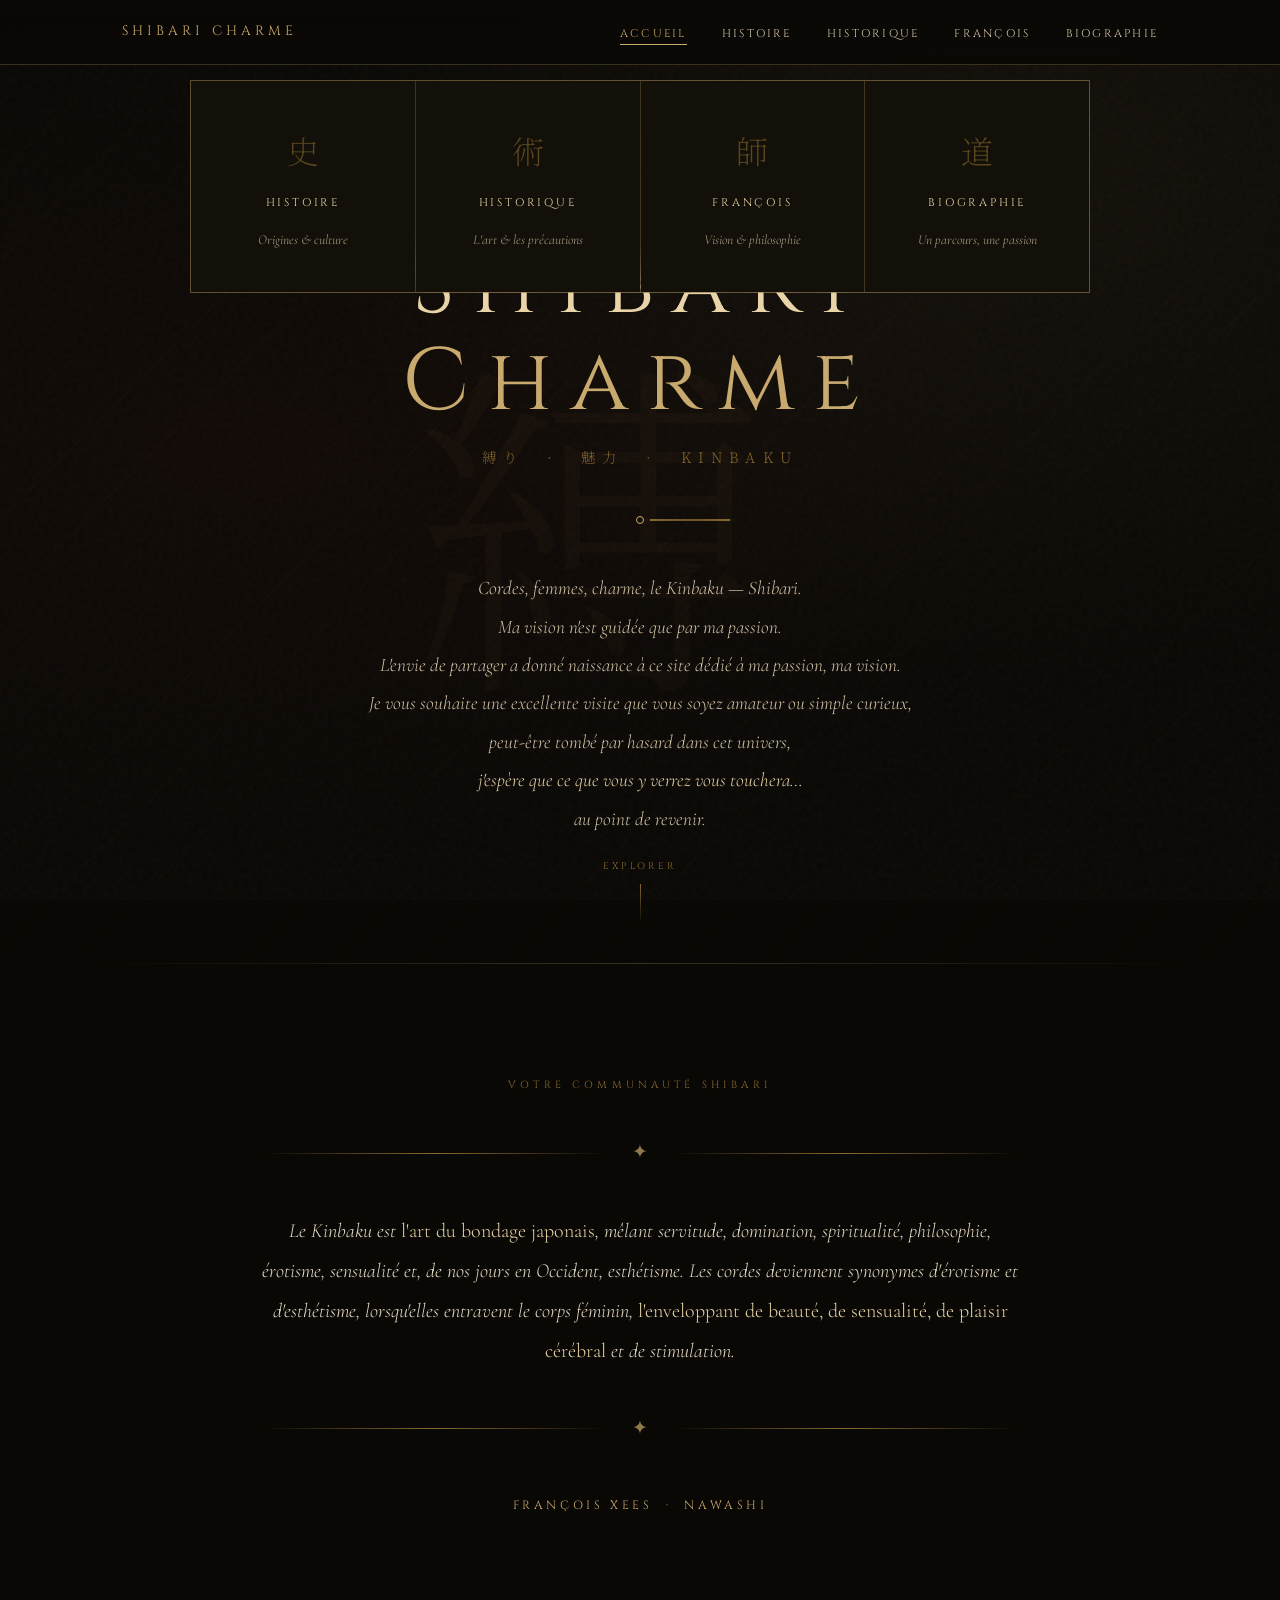
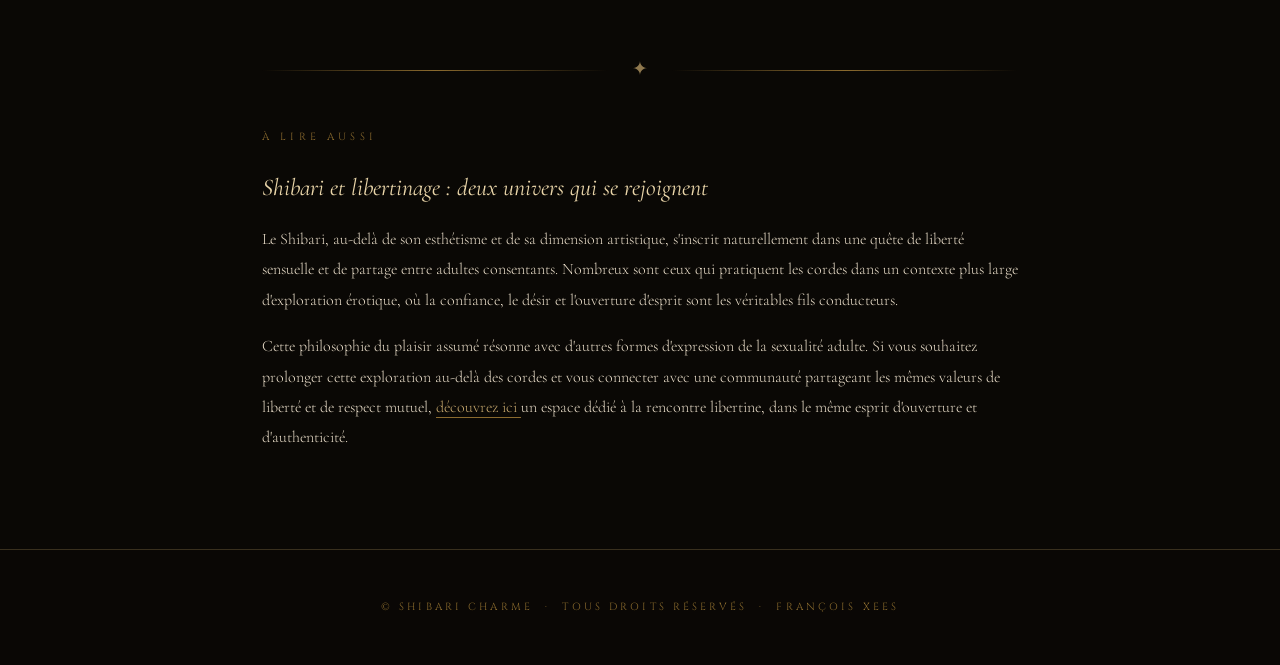
<file: index.html>
<!DOCTYPE html>
<html lang="fr">
<head>
  <meta charset="UTF-8">
  <meta name="viewport" content="width=device-width, initial-scale=1.0">
  <title>Shibari Charme — L'art du Kinbaku</title>
  <link rel="stylesheet" href="style.css">
  <style>
    /* ── PAGE SPÉCIFIQUE ── */
    .home-hero {
      min-height: 100vh;
      display: flex;
      flex-direction: column;
      align-items: center;
      justify-content: center;
      text-align: center;
      padding: 8rem 2rem 5rem;
      position: relative;
    }

    /* Lignes de corde décoratives */
    .home-hero::before {
      content: '';
      position: absolute;
      inset: 0;
      background:
        repeating-linear-gradient(
          -45deg,
          transparent,
          transparent 60px,
          rgba(200,169,110,0.018) 60px,
          rgba(200,169,110,0.018) 61px
        );
      pointer-events: none;
    }

    .home-hero::after {
      content: '';
      position: absolute;
      bottom: 0; left: 5%; right: 5%;
      height: 1px;
      background: linear-gradient(90deg, transparent, var(--bordure), transparent);
    }

    .kanji-bg {
      position: absolute;
      font-family: 'Noto Serif JP', serif;
      font-size: 22rem;
      font-weight: 200;
      color: rgba(200,169,110,0.03);
      top: 50%;
      left: 50%;
      transform: translate(-50%, -50%);
      letter-spacing: 0.3em;
      pointer-events: none;
      user-select: none;
      white-space: nowrap;
    }

    .brand-name {
      font-family: 'Cinzel', serif;
      font-size: clamp(2.8rem, 7vw, 5.5rem);
      font-weight: 400;
      letter-spacing: 0.2em;
      color: var(--or-pale);
      line-height: 1.1;
      animation: fadeDown 1.4s ease both;
    }

    .brand-name span {
      display: block;
      color: var(--or);
    }

    .brand-tagline {
      font-family: 'Noto Serif JP', serif;
      font-size: 0.9rem;
      font-weight: 200;
      letter-spacing: 0.5em;
      color: var(--or-profond);
      margin-top: 0.8rem;
      text-transform: uppercase;
      animation: fadeDown 1.4s 0.2s ease both;
    }

    .rope-ornament {
      margin: 3rem auto;
      width: 200px;
      height: 2px;
      position: relative;
      animation: fadeIn 1.8s 0.5s ease both;
    }

    .rope-ornament::before,
    .rope-ornament::after {
      content: '';
      position: absolute;
      top: 0;
      height: 2px;
      width: 45%;
      background: linear-gradient(90deg, transparent, var(--or-profond));
    }
    .rope-ornament::after {
      right: 0;
      background: linear-gradient(270deg, transparent, var(--or-profond));
    }

    .rope-ornament-center {
      position: absolute;
      top: 50%; left: 50%;
      transform: translate(-50%, -50%);
      width: 8px; height: 8px;
      border: 1px solid var(--or);
      border-radius: 50%;
      background: transparent;
    }

    .intro-text {
      max-width: 680px;
      font-family: 'Cormorant Garamond', serif;
      font-size: 1.2rem;
      font-style: italic;
      font-weight: 300;
      line-height: 2;
      color: var(--texte);
      text-align: center;
      animation: fadeIn 1.8s 0.7s ease both;
    }

    .nav-cards {
      display: grid;
      grid-template-columns: repeat(auto-fit, minmax(200px, 1fr));
      gap: 1px;
      max-width: 900px;
      margin: 5rem auto 0;
      background: var(--bordure);
      border: 1px solid var(--bordure);
      animation: fadeIn 1.8s 1s ease both;
    }

    .nav-card {
      background: var(--noir-doux);
      padding: 2.5rem 2rem;
      text-align: center;
      text-decoration: none;
      transition: background 0.3s;
      display: flex;
      flex-direction: column;
      align-items: center;
      gap: 0.8rem;
    }

    .nav-card:hover {
      background: rgba(200, 169, 110, 0.07);
    }

    .nav-card-kanji {
      font-family: 'Noto Serif JP', serif;
      font-size: 2rem;
      font-weight: 200;
      color: var(--or-profond);
      opacity: 0.6;
    }

    .nav-card-label {
      font-family: 'Cinzel', serif;
      font-size: 0.7rem;
      letter-spacing: 0.25em;
      text-transform: uppercase;
      color: var(--or-pale);
    }

    .nav-card-desc {
      font-size: 0.85rem;
      font-style: italic;
      color: var(--texte);
      opacity: 0.7;
    }

    .scroll-hint {
      position: absolute;
      bottom: 2.5rem;
      left: 50%;
      transform: translateX(-50%);
      display: flex;
      flex-direction: column;
      align-items: center;
      gap: 0.5rem;
      animation: fadeIn 2s 1.5s ease both;
    }

    .scroll-hint span {
      font-family: 'Cinzel', serif;
      font-size: 0.6rem;
      letter-spacing: 0.3em;
      color: var(--or-profond);
      text-transform: uppercase;
    }

    .scroll-line {
      width: 1px;
      height: 40px;
      background: linear-gradient(180deg, var(--or-profond), transparent);
      animation: scrollPulse 2s 2s infinite;
    }

    @keyframes scrollPulse {
      0%, 100% { opacity: 0.4; transform: scaleY(1); }
      50% { opacity: 1; transform: scaleY(1.2); }
    }

    /* Section présentation */
    .presentation {
      max-width: 820px;
      margin: 0 auto;
      padding: 7rem 2rem 6rem;
      text-align: center;
    }

    .presentation .section-label {
      font-family: 'Cinzel', serif;
      font-size: 0.65rem;
      letter-spacing: 0.4em;
      text-transform: uppercase;
      color: var(--or-profond);
      margin-bottom: 2rem;
    }

    .presentation blockquote {
      font-size: 1.25rem;
      font-style: italic;
      font-weight: 300;
      line-height: 2;
      color: var(--texte-clair);
      border: none;
      padding: 0;
    }

    .presentation blockquote em {
      color: var(--or-pale);
      font-style: normal;
    }

    .signature {
      margin-top: 3rem;
      font-family: 'Cinzel', serif;
      font-size: 0.75rem;
      letter-spacing: 0.3em;
      color: var(--or);
      text-transform: uppercase;
    }
  </style>
</head>
<body>

<nav>
  <div class="nav-inner">
    <a href="index.html" class="nav-logo">Shibari Charme</a>
    <ul class="nav-links">
      <li><a href="index.html" class="active">Accueil</a></li>
      <li><a href="histoire.html">Histoire</a></li>
      <li><a href="historique.html">Historique</a></li>
      <li><a href="francois.html">François</a></li>
      <li><a href="biographie.html">Biographie</a></li>
    </ul>
  </div>
</nav>

<div class="page-wrapper">

  <section class="home-hero">
    <div class="kanji-bg">縛</div>

    <h1 class="brand-name">
      Shibari
      <span>Charme</span>
    </h1>

    <p class="brand-tagline">縛り &nbsp;·&nbsp; 魅力 &nbsp;·&nbsp; Kinbaku</p>

    <div class="rope-ornament">
      <div class="rope-ornament-center"></div>
    </div>

    <p class="intro-text">
      Cordes, femmes, charme, le Kinbaku — Shibari.<br>
      Ma vision n'est guidée que par ma passion.<br>
      L'envie de partager a donné naissance à ce site dédié à ma passion, ma vision.<br>
      Je vous souhaite une excellente visite que vous soyez amateur ou simple curieux,<br>
      peut-être tombé par hasard dans cet univers,<br>
      <em style="color:var(--or-pale)">j'espère que ce que vous y verrez vous touchera…</em><br>
      au point de revenir.
    </p>

    <div class="scroll-hint">
      <span>Explorer</span>
      <div class="scroll-line"></div>
    </div>
  </section>

  <!-- Cartes de navigation -->
  <section style="max-width:900px; margin:0 auto; padding:0 2rem;">
    <nav class="nav-cards" aria-label="Navigation principale">
      <a href="histoire.html" class="nav-card">
        <div class="nav-card-kanji">史</div>
        <div class="nav-card-label">Histoire</div>
        <div class="nav-card-desc">Origines &amp; culture</div>
      </a>
      <a href="historique.html" class="nav-card">
        <div class="nav-card-kanji">術</div>
        <div class="nav-card-label">Historique</div>
        <div class="nav-card-desc">L'art &amp; les précautions</div>
      </a>
      <a href="francois.html" class="nav-card">
        <div class="nav-card-kanji">師</div>
        <div class="nav-card-label">François</div>
        <div class="nav-card-desc">Vision &amp; philosophie</div>
      </a>
      <a href="biographie.html" class="nav-card">
        <div class="nav-card-kanji">道</div>
        <div class="nav-card-label">Biographie</div>
        <div class="nav-card-desc">Un parcours, une passion</div>
      </a>
    </nav>
  </section>

  <!-- Présentation -->
  <section class="presentation fade-in">
    <p class="section-label">Votre communauté Shibari</p>

    <div class="rope-divider">
      <span class="rope-knot">✦</span>
    </div>

    <blockquote>
      Le Kinbaku est <em>l'art du bondage japonais</em>, mêlant servitude, domination,
      spiritualité, philosophie, érotisme, sensualité et, de nos jours en Occident,
      esthétisme. Les cordes deviennent synonymes d'érotisme et d'esthétisme,
      lorsqu'elles entravent le corps féminin, <em>l'enveloppant de beauté,
      de sensualité, de plaisir cérébral</em> et de stimulation.
    </blockquote>

    <div class="rope-divider">
      <span class="rope-knot">✦</span>
    </div>

    <p class="signature">François Xees &nbsp;·&nbsp; Nawashi</p>
  </section>

  <!-- Article résumé -->
  <section style="max-width:820px; margin:0 auto; padding:0 2rem 6rem;">
    <div class="rope-divider"><span class="rope-knot">✦</span></div>

    <p style="font-family:'Cinzel',serif; font-size:0.65rem; letter-spacing:0.4em; text-transform:uppercase; color:var(--or-profond); margin-bottom:1.5rem;">
      À lire aussi
    </p>

    <h2 style="font-family:'Cormorant Garamond',serif; font-size:1.5rem; font-weight:400; font-style:italic; color:var(--or-pale); margin-bottom:1.2rem; line-height:1.4;">
      Shibari et libertinage : deux univers qui se rejoignent
    </h2>

    <p style="font-size:1rem; font-weight:300; color:var(--texte-clair); line-height:1.9; margin-bottom:1rem;">
      Le Shibari, au-delà de son esthétisme et de sa dimension artistique, s'inscrit naturellement
      dans une quête de liberté sensuelle et de partage entre adultes consentants. Nombreux sont
      ceux qui pratiquent les cordes dans un contexte plus large d'exploration érotique, où la
      confiance, le désir et l'ouverture d'esprit sont les véritables fils conducteurs.
    </p>

    <p style="font-size:1rem; font-weight:300; color:var(--texte-clair); line-height:1.9;">
      Cette philosophie du plaisir assumé résonne avec d'autres formes d'expression de la sexualité
      adulte. Si vous souhaitez prolonger cette exploration au-delà des cordes et vous connecter
      avec une communauté partageant les mêmes valeurs de liberté et de respect mutuel,
      <a href="https://tonplanlibertin.fr/" target="_blank" rel="noopener"
         style="color:var(--or); text-decoration:none; border-bottom:1px solid var(--or-profond); transition:color 0.3s, border-color 0.3s;"
         onmouseover="this.style.color='var(--or-pale)'; this.style.borderColor='var(--or)';"
         onmouseout="this.style.color='var(--or)'; this.style.borderColor='var(--or-profond)';">
        découvrez ici
      </a>
      un espace dédié à la rencontre libertine, dans le même esprit d'ouverture et d'authenticité.
    </p>
  </section>

</div>

<footer>
  <p>© Shibari Charme &nbsp;·&nbsp; Tous droits réservés &nbsp;·&nbsp; François Xees</p>
</footer>

</body>
</html>
</file>
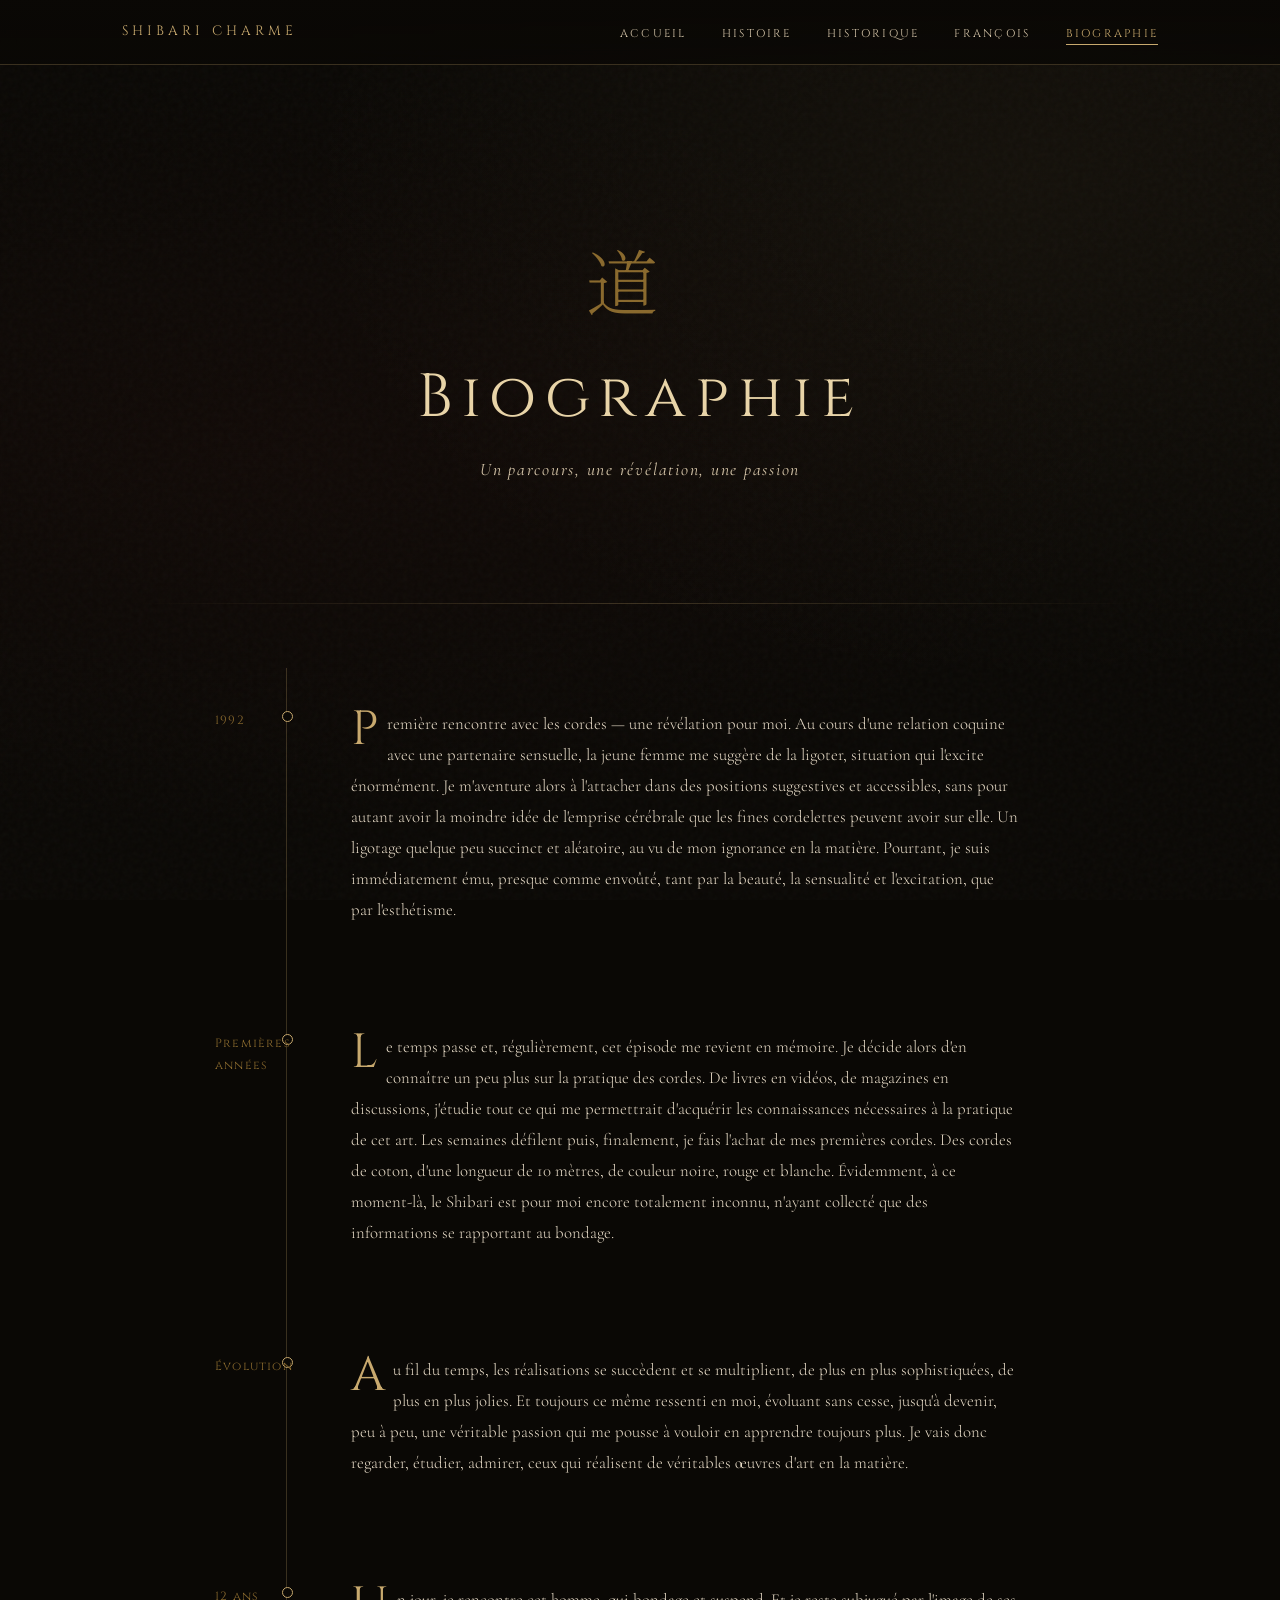
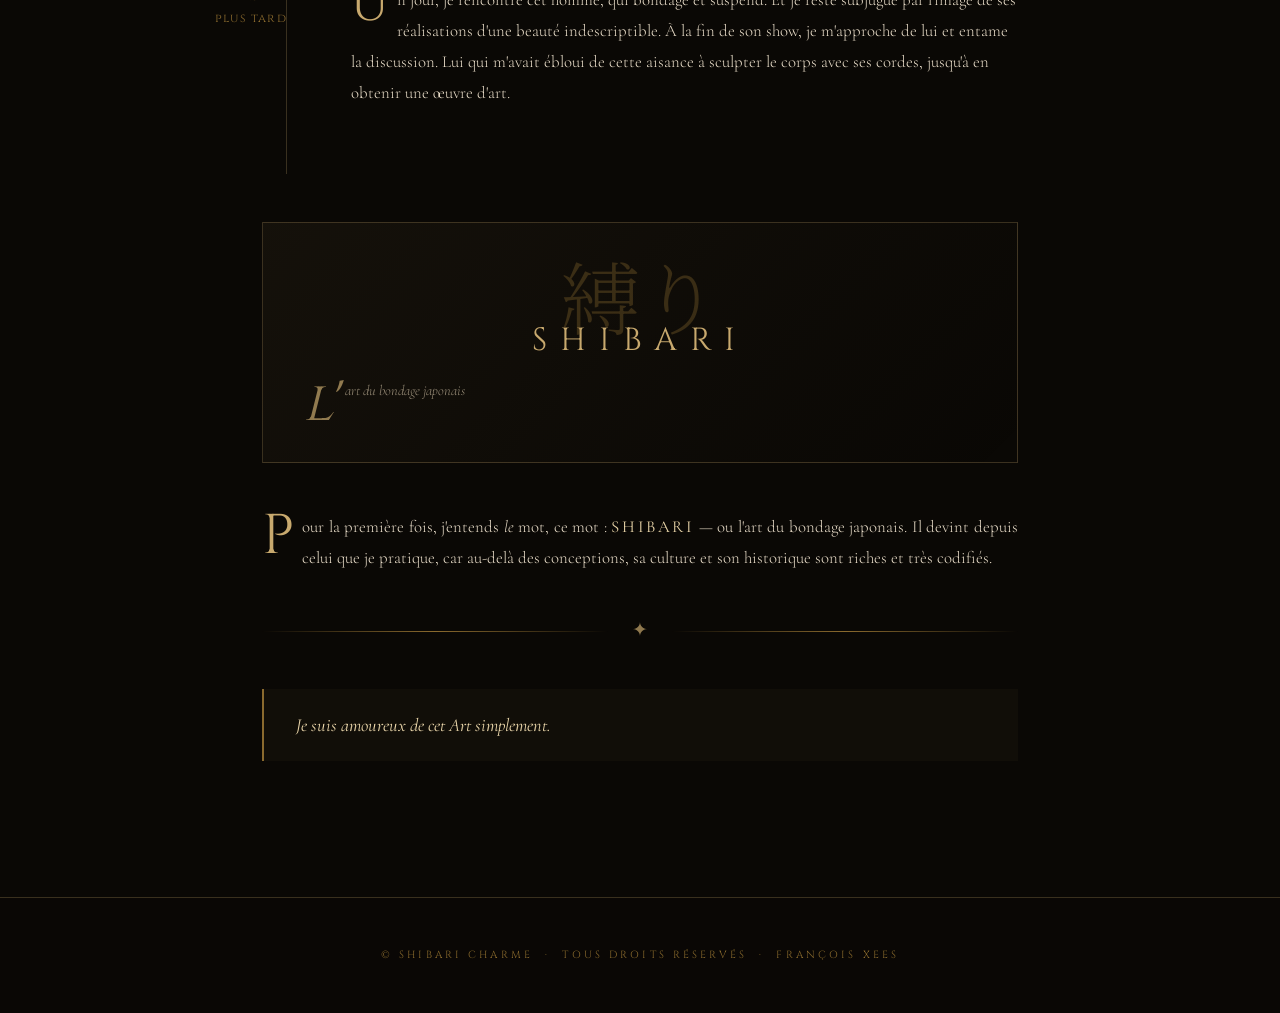
<file: biographie.html>
<!DOCTYPE html>
<html lang="fr">
<head>
  <meta charset="UTF-8">
  <meta name="viewport" content="width=device-width, initial-scale=1.0">
  <title>Biographie — Shibari Charme</title>
  <link rel="stylesheet" href="style.css">
  <style>
    .bio-chapter {
      position: relative;
      padding: 2.5rem 0 2.5rem 4rem;
      border-left: 1px solid var(--bordure);
      margin-left: 1.5rem;
    }

    .bio-chapter + .bio-chapter {
      border-top: none;
    }

    .bio-chapter::before {
      content: '';
      position: absolute;
      left: -5px; top: 2.7rem;
      width: 9px; height: 9px;
      background: var(--noir);
      border: 1px solid var(--or);
      border-radius: 50%;
    }

    .bio-year {
      position: absolute;
      left: -4.5rem;
      top: 2.55rem;
      font-family: 'Cinzel', serif;
      font-size: 0.75rem;
      letter-spacing: 0.1em;
      color: var(--or-profond);
      white-space: nowrap;
    }

    .bio-chapter p {
      text-align: left !important;
    }

    .bio-chapter p::first-letter {
      all: unset;
    }

    .bio-chapter p:first-of-type::first-letter {
      font-family: 'Cinzel', serif;
      font-size: 3rem;
      float: left;
      line-height: 0.85;
      margin: 0.1rem 0.5rem 0 0;
      color: var(--or);
    }

    .revelation {
      background: linear-gradient(135deg, rgba(200,169,110,0.06), transparent);
      border: 1px solid var(--bordure);
      padding: 2rem 2.5rem;
      margin: 3rem 0;
      text-align: center;
    }

    .revelation .year {
      font-family: 'Noto Serif JP', serif;
      font-size: 5rem;
      font-weight: 200;
      color: var(--or-profond);
      opacity: 0.35;
      line-height: 1;
    }

    .revelation .word {
      font-family: 'Cinzel', serif;
      font-size: 2rem;
      letter-spacing: 0.4em;
      color: var(--or);
      display: block;
      margin-top: -1.5rem;
    }

    .revelation .desc {
      margin-top: 0.5rem;
      font-style: italic;
      font-size: 0.9rem;
      color: var(--texte);
      opacity: 0.7;
    }

    @media (max-width: 600px) {
      .bio-chapter { padding-left: 2rem; margin-left: 3rem; }
      .bio-year { left: -3.5rem; font-size: 0.65rem; }
    }
  </style>
</head>
<body>

<nav>
  <div class="nav-inner">
    <a href="index.html" class="nav-logo">Shibari Charme</a>
    <ul class="nav-links">
      <li><a href="index.html">Accueil</a></li>
      <li><a href="histoire.html">Histoire</a></li>
      <li><a href="historique.html">Historique</a></li>
      <li><a href="francois.html">François</a></li>
      <li><a href="biographie.html" class="active">Biographie</a></li>
    </ul>
  </div>
</nav>

<div class="page-wrapper">

  <header class="hero">
    <div class="hero-kanji">道</div>
    <h1 class="hero-title">Biographie</h1>
    <p class="hero-subtitle">Un parcours, une révélation, une passion</p>
  </header>

  <div class="content-wrapper fade-in">

    <div class="bio-chapter">
      <div class="bio-year">1992</div>
      <p>
        Première rencontre avec les cordes — une révélation pour moi.
        Au cours d'une relation coquine avec une partenaire sensuelle, la jeune femme me
        suggère de la ligoter, situation qui l'excite énormément. Je m'aventure alors à
        l'attacher dans des positions suggestives et accessibles, sans pour autant avoir
        la moindre idée de l'emprise cérébrale que les fines cordelettes peuvent avoir
        sur elle. Un ligotage quelque peu succinct et aléatoire, au vu de mon ignorance
        en la matière. Pourtant, je suis immédiatement ému, presque comme envoûté, tant
        par la beauté, la sensualité et l'excitation, que par l'esthétisme.
      </p>
    </div>

    <div class="bio-chapter">
      <div class="bio-year">Premières<br>années</div>
      <p>
        Le temps passe et, régulièrement, cet épisode me revient en mémoire. Je décide
        alors d'en connaître un peu plus sur la pratique des cordes. De livres en vidéos,
        de magazines en discussions, j'étudie tout ce qui me permettrait d'acquérir les
        connaissances nécessaires à la pratique de cet art. Les semaines défilent puis,
        finalement, je fais l'achat de mes premières cordes. Des cordes de coton, d'une
        longueur de 10 mètres, de couleur noire, rouge et blanche. Évidemment, à ce
        moment-là, le Shibari est pour moi encore totalement inconnu, n'ayant collecté
        que des informations se rapportant au bondage.
      </p>
    </div>

    <div class="bio-chapter">
      <div class="bio-year">Évolution</div>
      <p>
        Au fil du temps, les réalisations se succèdent et se multiplient, de plus en plus
        sophistiquées, de plus en plus jolies. Et toujours ce même ressenti en moi,
        évoluant sans cesse, jusqu'à devenir, peu à peu, une véritable passion qui me
        pousse à vouloir en apprendre toujours plus. Je vais donc regarder, étudier,
        admirer, ceux qui réalisent de véritables œuvres d'art en la matière.
      </p>
    </div>

    <div class="bio-chapter">
      <div class="bio-year">12 ans<br>plus tard</div>
      <p>
        Un jour, je rencontre cet homme, qui bondage et suspend. Et je reste subjugué
        par l'image de ses réalisations d'une beauté indescriptible. À la fin de son show,
        je m'approche de lui et entame la discussion. Lui qui m'avait ébloui de cette
        aisance à sculpter le corps avec ses cordes, jusqu'à en obtenir une œuvre d'art.
      </p>
    </div>

    <div class="revelation">
      <div class="year">縛り</div>
      <span class="word">SHIBARI</span>
      <p class="desc">l'art du bondage japonais</p>
    </div>

    <p>
      Pour la première fois, j'entends <em>le</em> mot, ce mot : <strong style="color:var(--or-pale); font-weight:400; letter-spacing:0.15em;">SHIBARI</strong> — ou l'art du bondage
      japonais. Il devint depuis celui que je pratique, car au-delà des conceptions,
      sa culture et son historique sont riches et très codifiés.
    </p>

    <div class="rope-divider"><span class="rope-knot">✦</span></div>

    <div class="quote-block">
      Je suis amoureux de cet Art simplement.
    </div>

  </div>

</div>

<footer>
  <p>© Shibari Charme &nbsp;·&nbsp; Tous droits réservés &nbsp;·&nbsp; François Xees</p>
</footer>

</body>
</html>
</file>
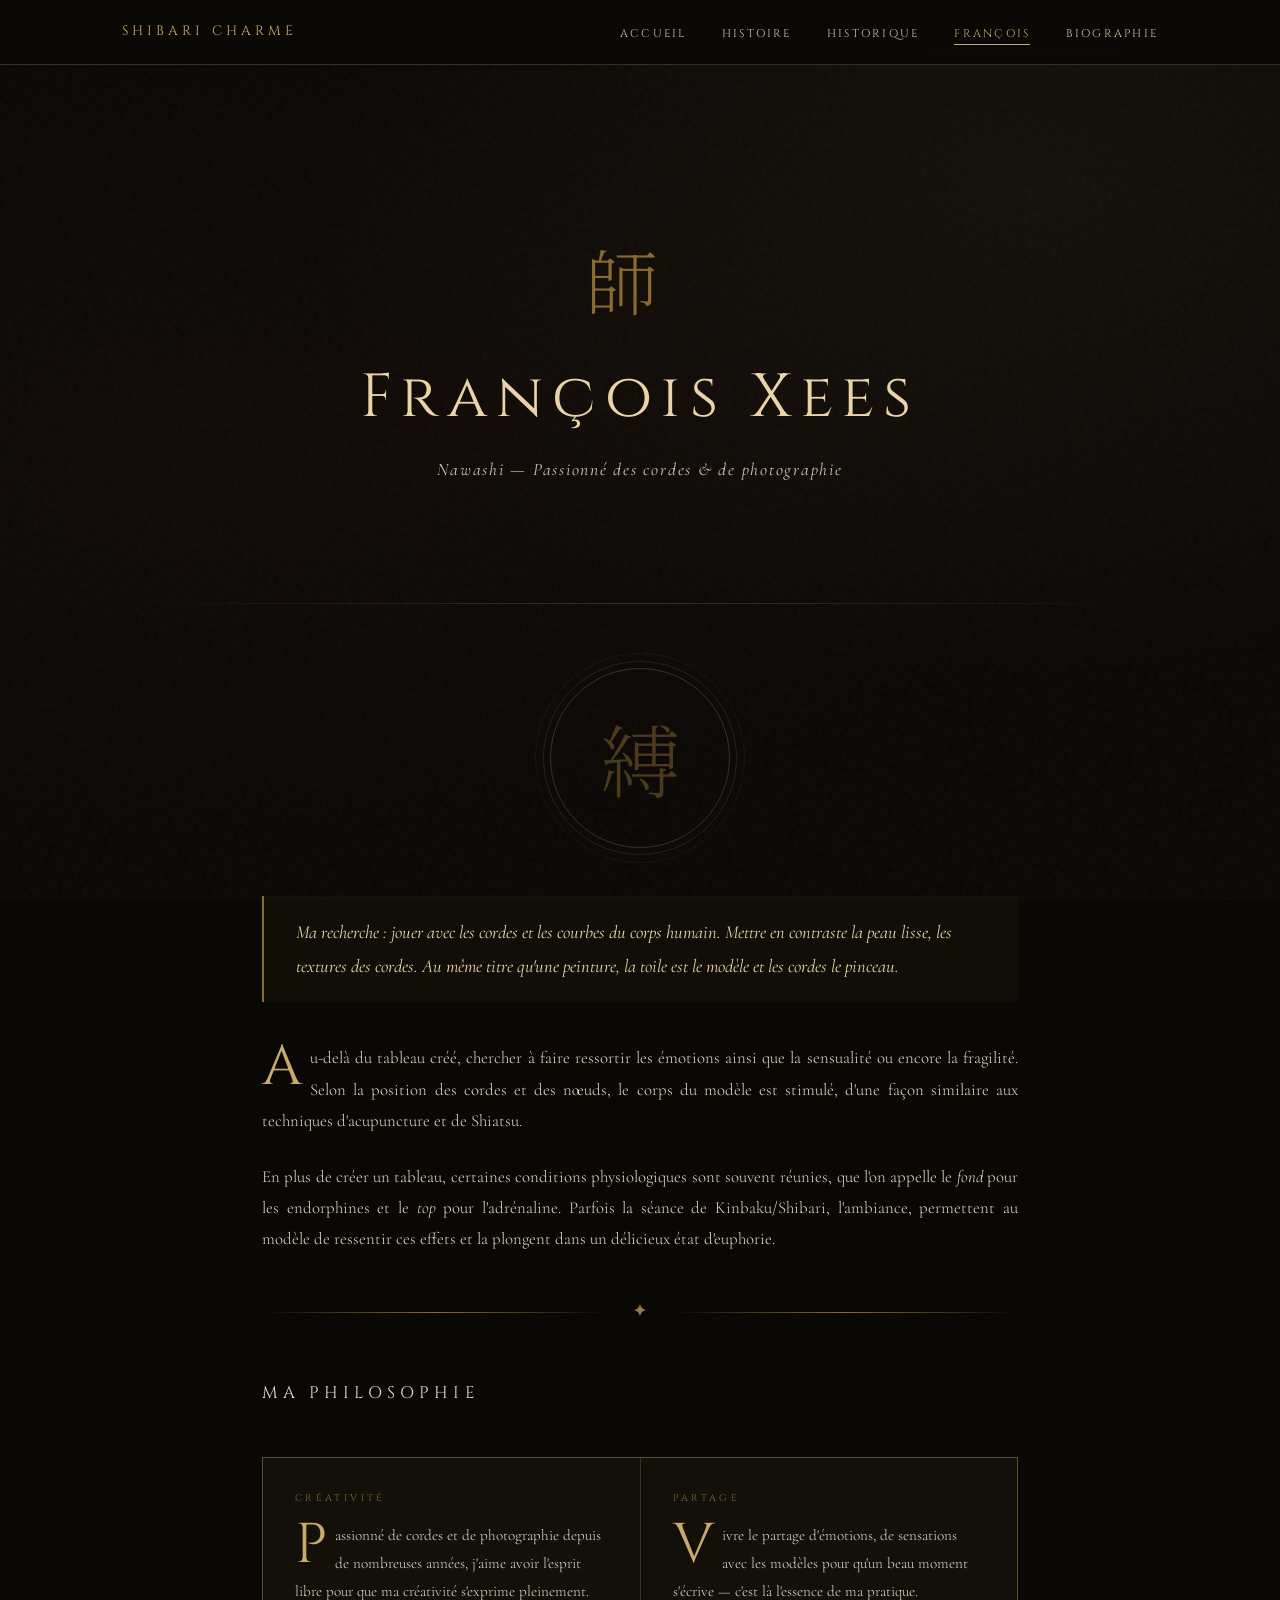
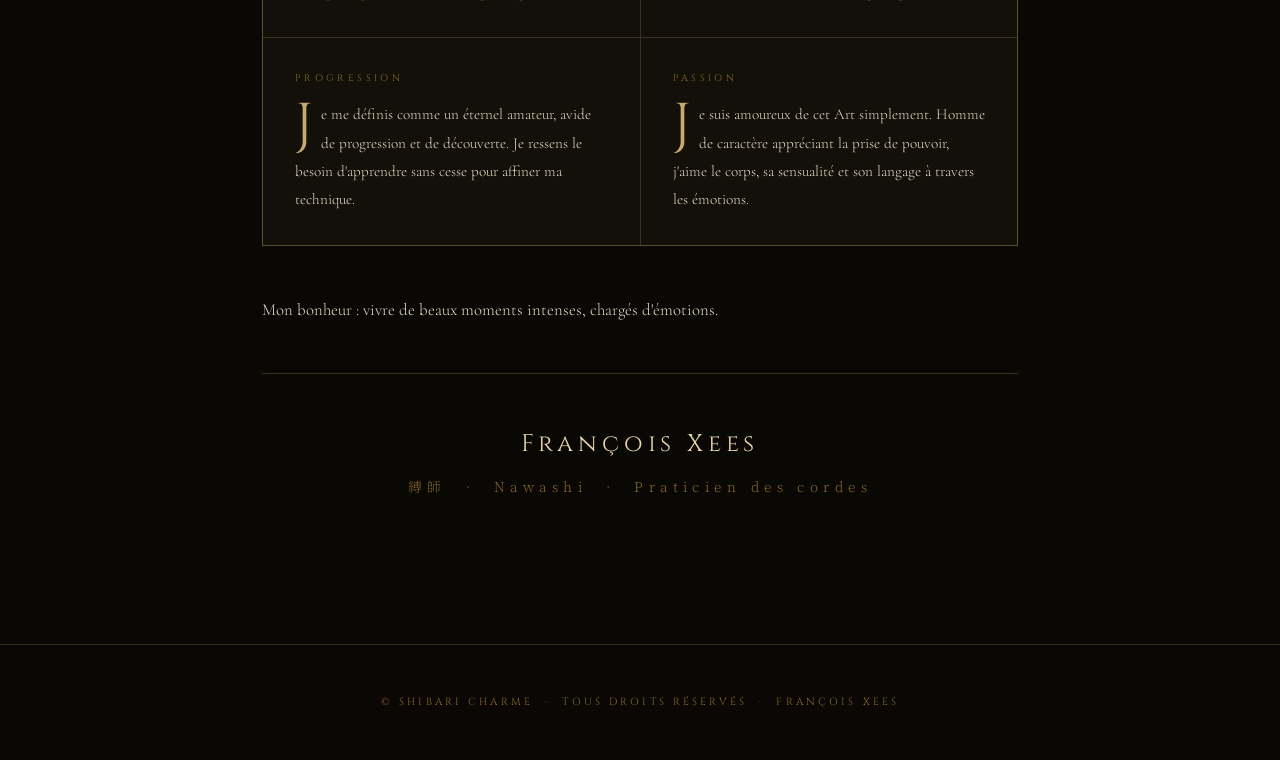
<file: francois.html>
<!DOCTYPE html>
<html lang="fr">
<head>
  <meta charset="UTF-8">
  <meta name="viewport" content="width=device-width, initial-scale=1.0">
  <title>François — Shibari Charme</title>
  <link rel="stylesheet" href="style.css">
  <style>
    .portrait-frame {
      width: 180px; height: 180px;
      border: 1px solid var(--bordure);
      border-radius: 50%;
      margin: 0 auto 3rem;
      display: flex;
      align-items: center;
      justify-content: center;
      position: relative;
    }

    .portrait-frame::before {
      content: '';
      position: absolute;
      inset: -8px;
      border-radius: 50%;
      border: 1px solid rgba(200,169,110,0.15);
    }

    .portrait-frame::after {
      content: '';
      position: absolute;
      inset: -16px;
      border-radius: 50%;
      border: 1px solid rgba(200,169,110,0.07);
    }

    .portrait-kanji {
      font-family: 'Noto Serif JP', serif;
      font-size: 5rem;
      font-weight: 200;
      color: var(--or-profond);
      opacity: 0.5;
    }

    .philosophy-grid {
      display: grid;
      grid-template-columns: 1fr 1fr;
      gap: 1px;
      background: var(--bordure);
      border: 1px solid var(--bordure);
      margin: 3rem 0;
    }

    .philosophy-item {
      background: var(--noir-doux);
      padding: 2rem;
    }

    .philosophy-item .label {
      font-family: 'Cinzel', serif;
      font-size: 0.6rem;
      letter-spacing: 0.35em;
      text-transform: uppercase;
      color: var(--or-profond);
      margin-bottom: 0.8rem;
    }

    .philosophy-item p {
      font-size: 0.95rem !important;
      margin: 0 !important;
      text-align: left !important;
    }

    .philosophy-item p::first-letter {
      all: unset;
      font-size: 0.95rem;
    }

    .signature-block {
      text-align: center;
      padding: 3rem 2rem;
      margin-top: 3rem;
      border-top: 1px solid var(--bordure);
    }

    .signature-block .name {
      font-family: 'Cinzel', serif;
      font-size: 1.5rem;
      letter-spacing: 0.2em;
      color: var(--or-pale);
      margin-bottom: 0.5rem;
    }

    .signature-block .role {
      font-family: 'Noto Serif JP', serif;
      font-size: 0.85rem;
      font-weight: 200;
      letter-spacing: 0.4em;
      color: var(--or-profond);
    }

    @media (max-width: 600px) {
      .philosophy-grid { grid-template-columns: 1fr; }
    }
  </style>
</head>
<body>

<nav>
  <div class="nav-inner">
    <a href="index.html" class="nav-logo">Shibari Charme</a>
    <ul class="nav-links">
      <li><a href="index.html">Accueil</a></li>
      <li><a href="histoire.html">Histoire</a></li>
      <li><a href="historique.html">Historique</a></li>
      <li><a href="francois.html" class="active">François</a></li>
      <li><a href="biographie.html">Biographie</a></li>
    </ul>
  </div>
</nav>

<div class="page-wrapper">

  <header class="hero">
    <div class="hero-kanji">師</div>
    <h1 class="hero-title">François Xees</h1>
    <p class="hero-subtitle">Nawashi — Passionné des cordes &amp; de photographie</p>
  </header>

  <div class="content-wrapper fade-in">

    <div class="portrait-frame">
      <span class="portrait-kanji">縛</span>
    </div>

    <div class="quote-block">
      Ma recherche : jouer avec les cordes et les courbes du corps humain.
      Mettre en contraste la peau lisse, les textures des cordes.
      Au même titre qu'une peinture, la toile est le modèle
      et les cordes le pinceau.
    </div>

    <p>
      Au-delà du tableau créé, chercher à faire ressortir les émotions ainsi que la sensualité
      ou encore la fragilité. Selon la position des cordes et des nœuds, le corps du modèle est
      stimulé, d'une façon similaire aux techniques d'acupuncture et de Shiatsu.
    </p>

    <p>
      En plus de créer un tableau, certaines conditions physiologiques sont souvent réunies,
      que l'on appelle le <em>fond</em> pour les endorphines et le <em>top</em> pour l'adrénaline.
      Parfois la séance de Kinbaku/Shibari, l'ambiance, permettent au modèle de ressentir ces
      effets et la plongent dans un délicieux état d'euphorie.
    </p>

    <div class="rope-divider"><span class="rope-knot">✦</span></div>

    <p class="section-title">Ma philosophie</p>

    <div class="philosophy-grid">
      <div class="philosophy-item">
        <div class="label">Créativité</div>
        <p>Passionné de cordes et de photographie depuis de nombreuses années, j'aime avoir l'esprit libre pour que ma créativité s'exprime pleinement.</p>
      </div>
      <div class="philosophy-item">
        <div class="label">Partage</div>
        <p>Vivre le partage d'émotions, de sensations avec les modèles pour qu'un beau moment s'écrive — c'est là l'essence de ma pratique.</p>
      </div>
      <div class="philosophy-item">
        <div class="label">Progression</div>
        <p>Je me définis comme un éternel amateur, avide de progression et de découverte. Je ressens le besoin d'apprendre sans cesse pour affiner ma technique.</p>
      </div>
      <div class="philosophy-item">
        <div class="label">Passion</div>
        <p>Je suis amoureux de cet Art simplement. Homme de caractère appréciant la prise de pouvoir, j'aime le corps, sa sensualité et son langage à travers les émotions.</p>
      </div>
    </div>

    <p>
      Mon bonheur : vivre de beaux moments intenses, chargés d'émotions.
    </p>

    <div class="signature-block">
      <div class="name">François Xees</div>
      <div class="role">縛師 &nbsp;·&nbsp; Nawashi &nbsp;·&nbsp; Praticien des cordes</div>
    </div>

  </div>

</div>

<footer>
  <p>© Shibari Charme &nbsp;·&nbsp; Tous droits réservés &nbsp;·&nbsp; François Xees</p>
</footer>

</body>
</html>
</file>
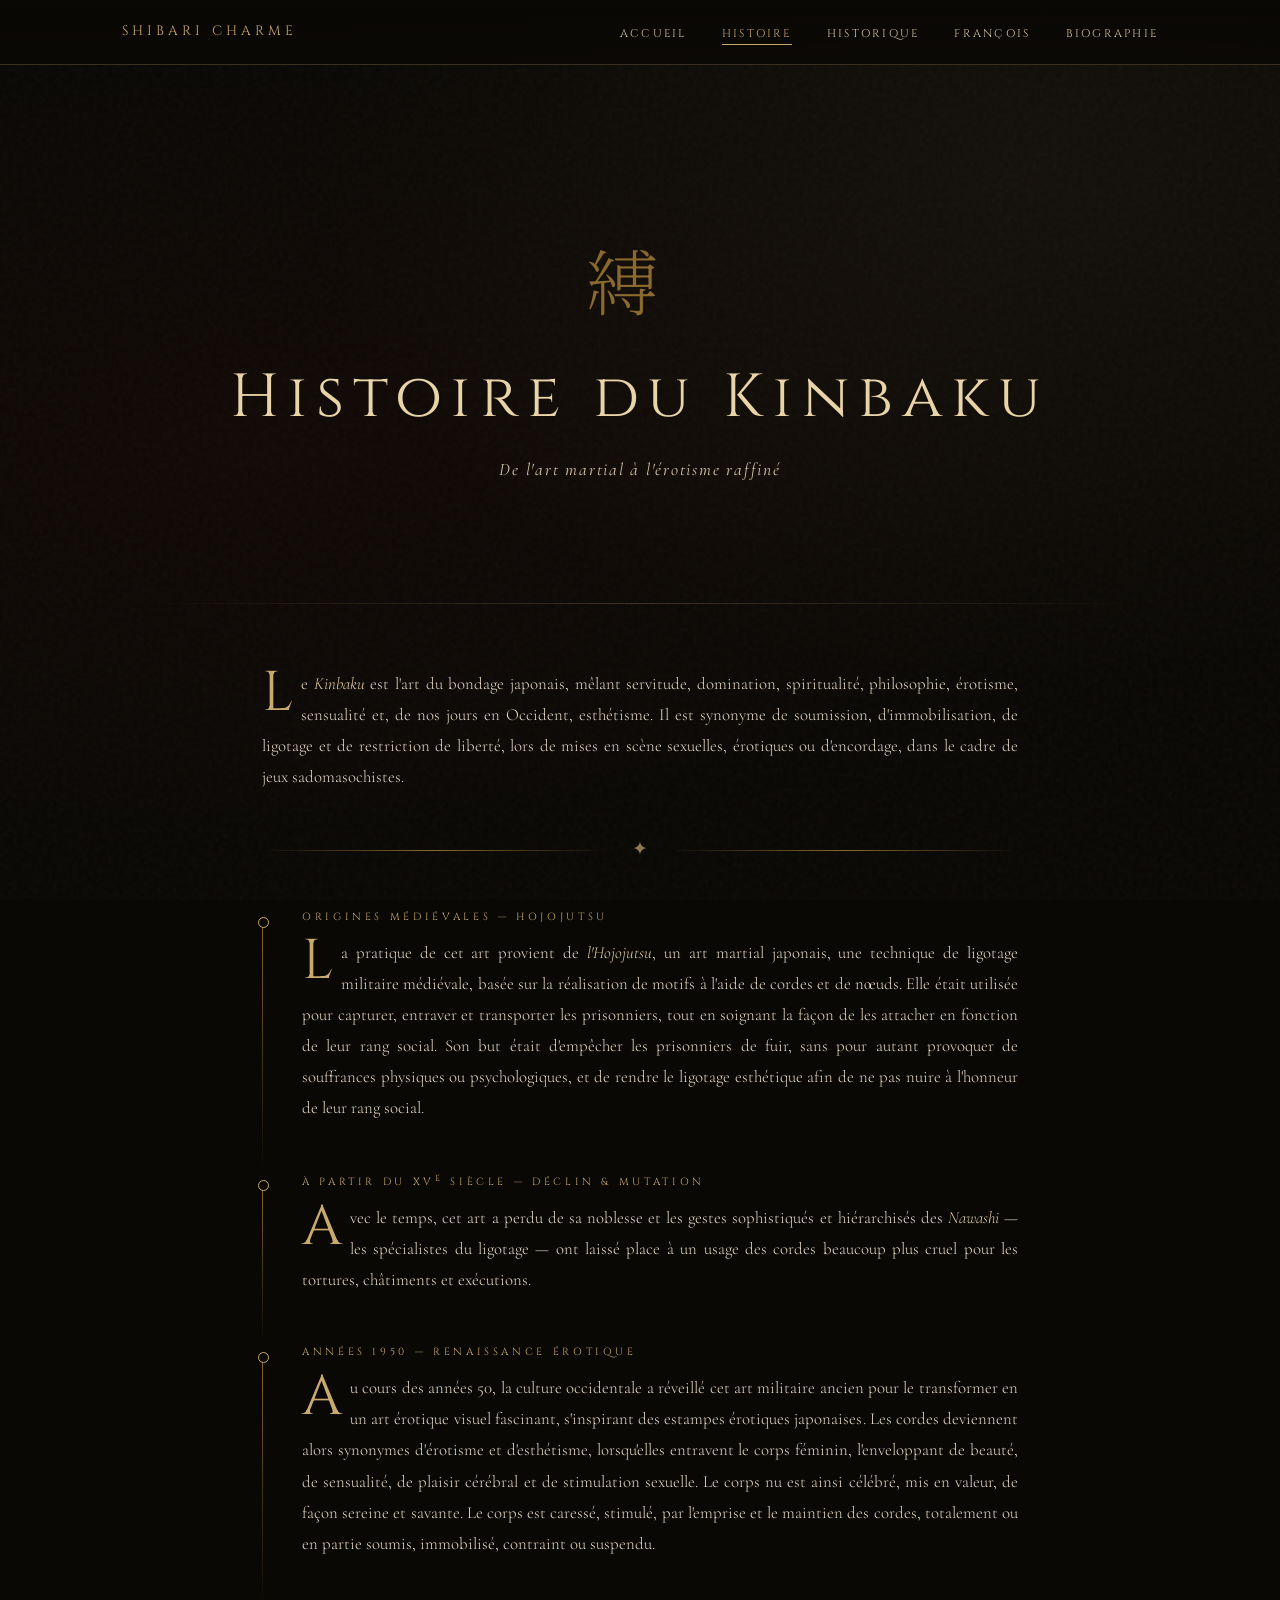
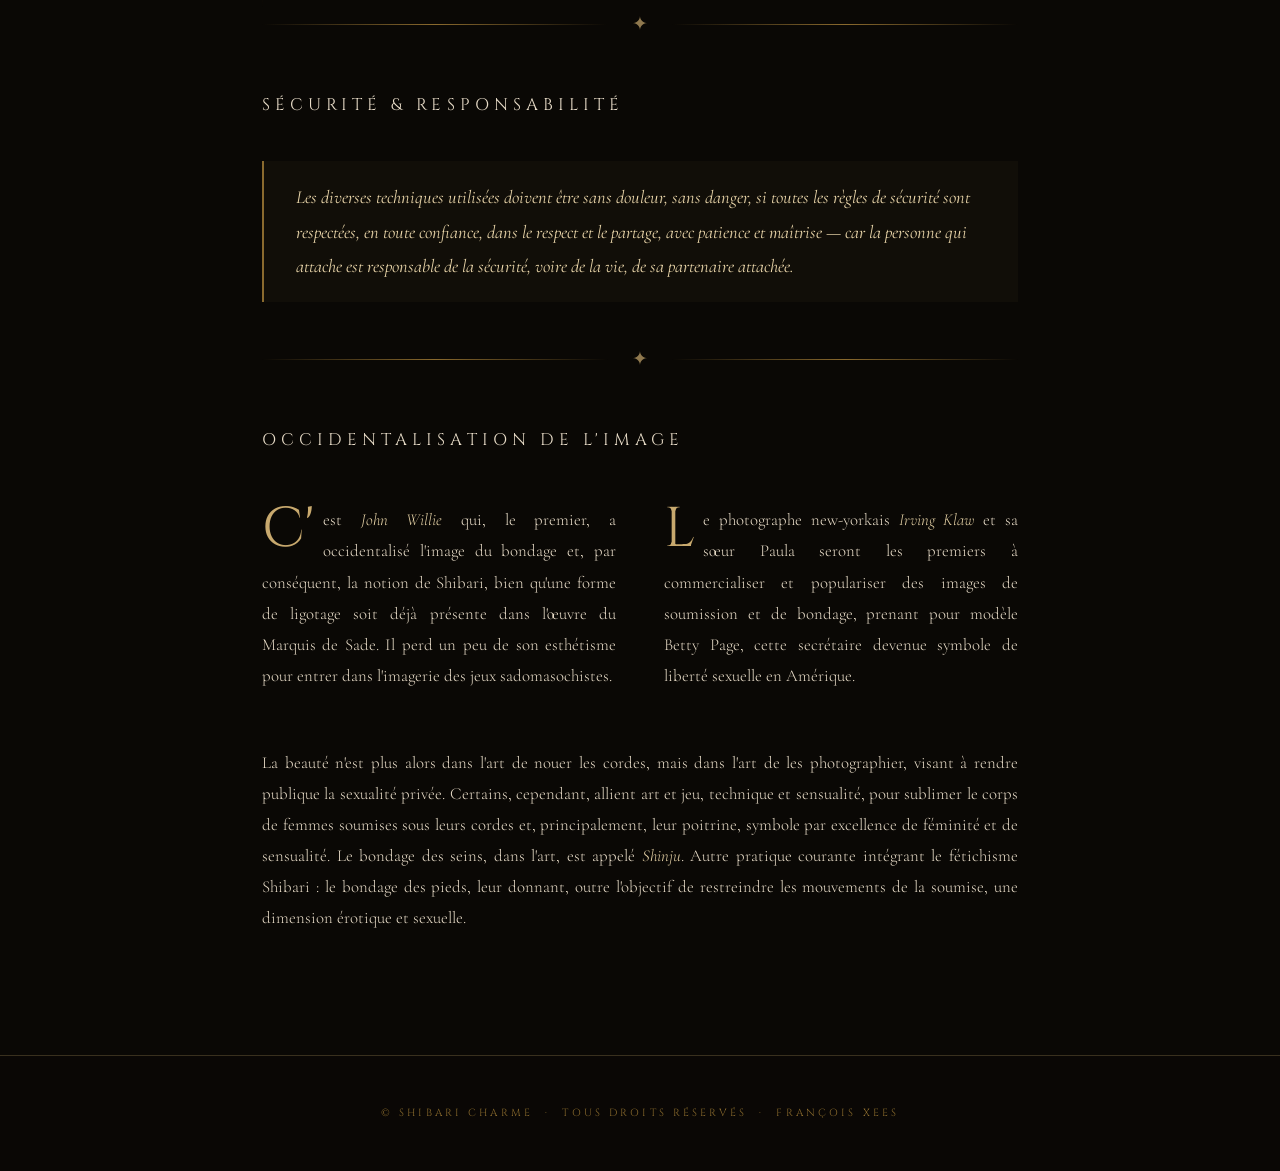
<file: histoire.html>
<!DOCTYPE html>
<html lang="fr">
<head>
  <meta charset="UTF-8">
  <meta name="viewport" content="width=device-width, initial-scale=1.0">
  <title>Histoire — Shibari Charme</title>
  <link rel="stylesheet" href="style.css">
  <style>
    .timeline-block {
      position: relative;
      padding-left: 2.5rem;
      margin-bottom: 3rem;
    }

    .timeline-block::before {
      content: '';
      position: absolute;
      left: 0; top: 0.6rem;
      bottom: -3rem;
      width: 1px;
      background: linear-gradient(180deg, var(--or-profond), transparent);
    }

    .timeline-block::after {
      content: '';
      position: absolute;
      left: -4px; top: 0.55rem;
      width: 9px; height: 9px;
      border: 1px solid var(--or);
      border-radius: 50%;
      background: var(--noir);
    }

    .timeline-block:last-child::before { display: none; }

    .timeline-era {
      font-family: 'Cinzel', serif;
      font-size: 0.65rem;
      letter-spacing: 0.35em;
      text-transform: uppercase;
      color: var(--or);
      margin-bottom: 0.6rem;
    }

    .highlight-term {
      color: var(--or-pale);
      font-style: italic;
    }

    .two-col {
      display: grid;
      grid-template-columns: 1fr 1fr;
      gap: 3rem;
      margin: 3rem 0;
    }

    @media (max-width: 640px) {
      .two-col { grid-template-columns: 1fr; gap: 1.5rem; }
    }
  </style>
</head>
<body>

<nav>
  <div class="nav-inner">
    <a href="index.html" class="nav-logo">Shibari Charme</a>
    <ul class="nav-links">
      <li><a href="index.html">Accueil</a></li>
      <li><a href="histoire.html" class="active">Histoire</a></li>
      <li><a href="historique.html">Historique</a></li>
      <li><a href="francois.html">François</a></li>
      <li><a href="biographie.html">Biographie</a></li>
    </ul>
  </div>
</nav>

<div class="page-wrapper">

  <header class="hero">
    <div class="hero-kanji">縛</div>
    <h1 class="hero-title">Histoire du Kinbaku</h1>
    <p class="hero-subtitle">De l'art martial à l'érotisme raffiné</p>
  </header>

  <div class="content-wrapper fade-in">

    <p>
      Le <span class="highlight-term">Kinbaku</span> est l'art du bondage japonais, mêlant servitude,
      domination, spiritualité, philosophie, érotisme, sensualité et, de nos jours en Occident,
      esthétisme. Il est synonyme de soumission, d'immobilisation, de ligotage et de restriction
      de liberté, lors de mises en scène sexuelles, érotiques ou d'encordage, dans le cadre de
      jeux sadomasochistes.
    </p>

    <div class="rope-divider"><span class="rope-knot">✦</span></div>

    <div class="timeline-block">
      <div class="timeline-era">Origines médiévales — Hojojutsu</div>
      <p>
        La pratique de cet art provient de <span class="highlight-term">l'Hojojutsu</span>, un art
        martial japonais, une technique de ligotage militaire médiévale, basée sur la réalisation
        de motifs à l'aide de cordes et de nœuds. Elle était utilisée pour capturer, entraver et
        transporter les prisonniers, tout en soignant la façon de les attacher en fonction de
        leur rang social. Son but était d'empêcher les prisonniers de fuir, sans pour autant
        provoquer de souffrances physiques ou psychologiques, et de rendre le ligotage esthétique
        afin de ne pas nuire à l'honneur de leur rang social.
      </p>
    </div>

    <div class="timeline-block">
      <div class="timeline-era">À partir du XV<sup>e</sup> siècle — Déclin &amp; mutation</div>
      <p>
        Avec le temps, cet art a perdu de sa noblesse et les gestes sophistiqués et hiérarchisés
        des <span class="highlight-term">Nawashi</span> — les spécialistes du ligotage — ont laissé
        place à un usage des cordes beaucoup plus cruel pour les tortures, châtiments et exécutions.
      </p>
    </div>

    <div class="timeline-block">
      <div class="timeline-era">Années 1950 — Renaissance érotique</div>
      <p>
        Au cours des années 50, la culture occidentale a réveillé cet art militaire ancien pour
        le transformer en un art érotique visuel fascinant, s'inspirant des estampes érotiques
        japonaises. Les cordes deviennent alors synonymes d'érotisme et d'esthétisme, lorsqu'elles
        entravent le corps féminin, l'enveloppant de beauté, de sensualité, de plaisir cérébral et
        de stimulation sexuelle. Le corps nu est ainsi célébré, mis en valeur, de façon sereine et
        savante. Le corps est caressé, stimulé, par l'emprise et le maintien des cordes, totalement
        ou en partie soumis, immobilisé, contraint ou suspendu.
      </p>
    </div>

    <div class="rope-divider"><span class="rope-knot">✦</span></div>

    <p class="section-title">Sécurité &amp; Responsabilité</p>

    <div class="quote-block">
      Les diverses techniques utilisées doivent être sans douleur, sans danger, si toutes les
      règles de sécurité sont respectées, en toute confiance, dans le respect et le partage,
      avec patience et maîtrise — car la personne qui attache est responsable de la sécurité,
      voire de la vie, de sa partenaire attachée.
    </div>

    <div class="rope-divider"><span class="rope-knot">✦</span></div>

    <p class="section-title">Occidentalisation de l'image</p>

    <div class="two-col">
      <div>
        <p style="margin-bottom:0.5rem;">
          C'est <span class="highlight-term">John Willie</span> qui, le premier, a occidentalisé
          l'image du bondage et, par conséquent, la notion de Shibari, bien qu'une forme de ligotage
          soit déjà présente dans l'œuvre du Marquis de Sade. Il perd un peu de son esthétisme pour
          entrer dans l'imagerie des jeux sadomasochistes.
        </p>
      </div>
      <div>
        <p style="margin-bottom:0.5rem;">
          Le photographe new-yorkais <span class="highlight-term">Irving Klaw</span> et sa sœur
          Paula seront les premiers à commercialiser et populariser des images de soumission et
          de bondage, prenant pour modèle Betty Page, cette secrétaire devenue symbole de liberté
          sexuelle en Amérique.
        </p>
      </div>
    </div>

    <p>
      La beauté n'est plus alors dans l'art de nouer les cordes, mais dans l'art de les photographier,
      visant à rendre publique la sexualité privée. Certains, cependant, allient art et jeu, technique
      et sensualité, pour sublimer le corps de femmes soumises sous leurs cordes et, principalement,
      leur poitrine, symbole par excellence de féminité et de sensualité. Le bondage des seins, dans
      l'art, est appelé <span class="highlight-term">Shinju</span>. Autre pratique courante intégrant
      le fétichisme Shibari : le bondage des pieds, leur donnant, outre l'objectif de restreindre les
      mouvements de la soumise, une dimension érotique et sexuelle.
    </p>

  </div>

</div>

<footer>
  <p>© Shibari Charme &nbsp;·&nbsp; Tous droits réservés &nbsp;·&nbsp; François Xees</p>
</footer>

</body>
</html>
</file>
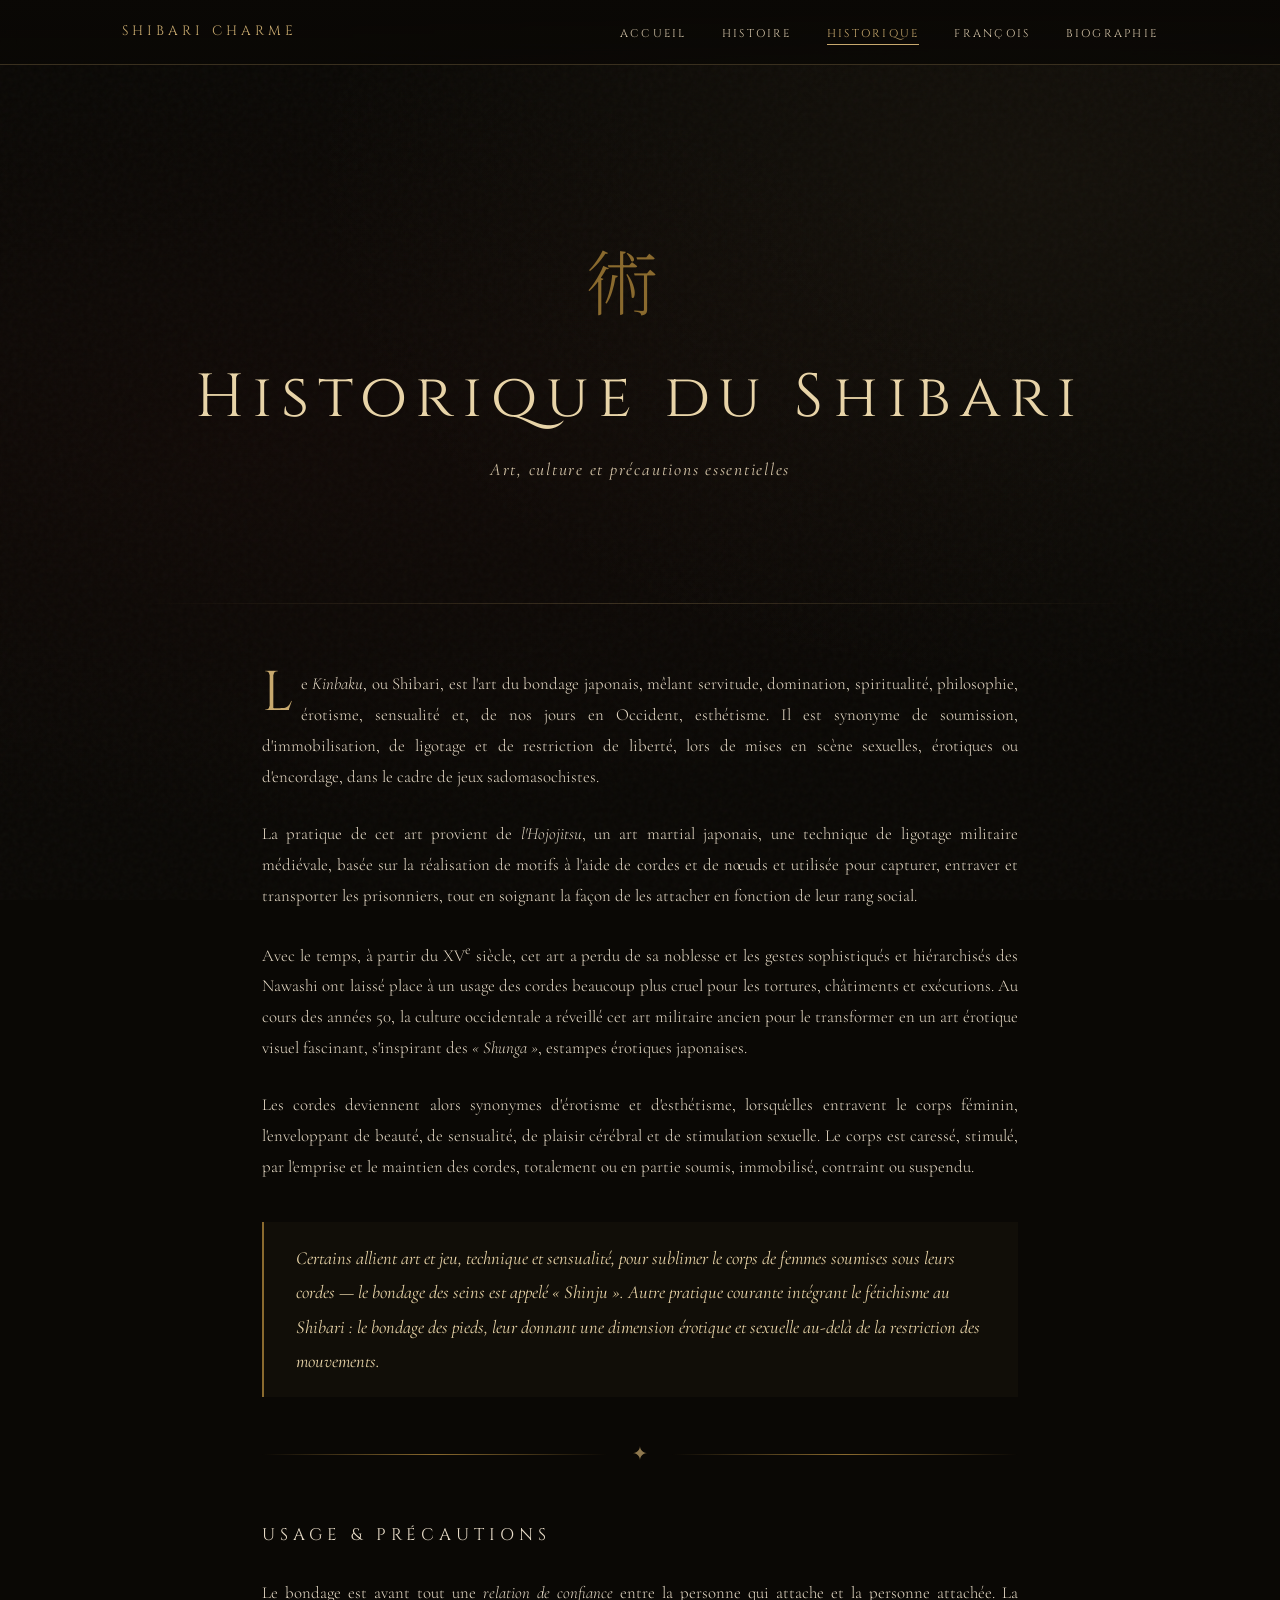
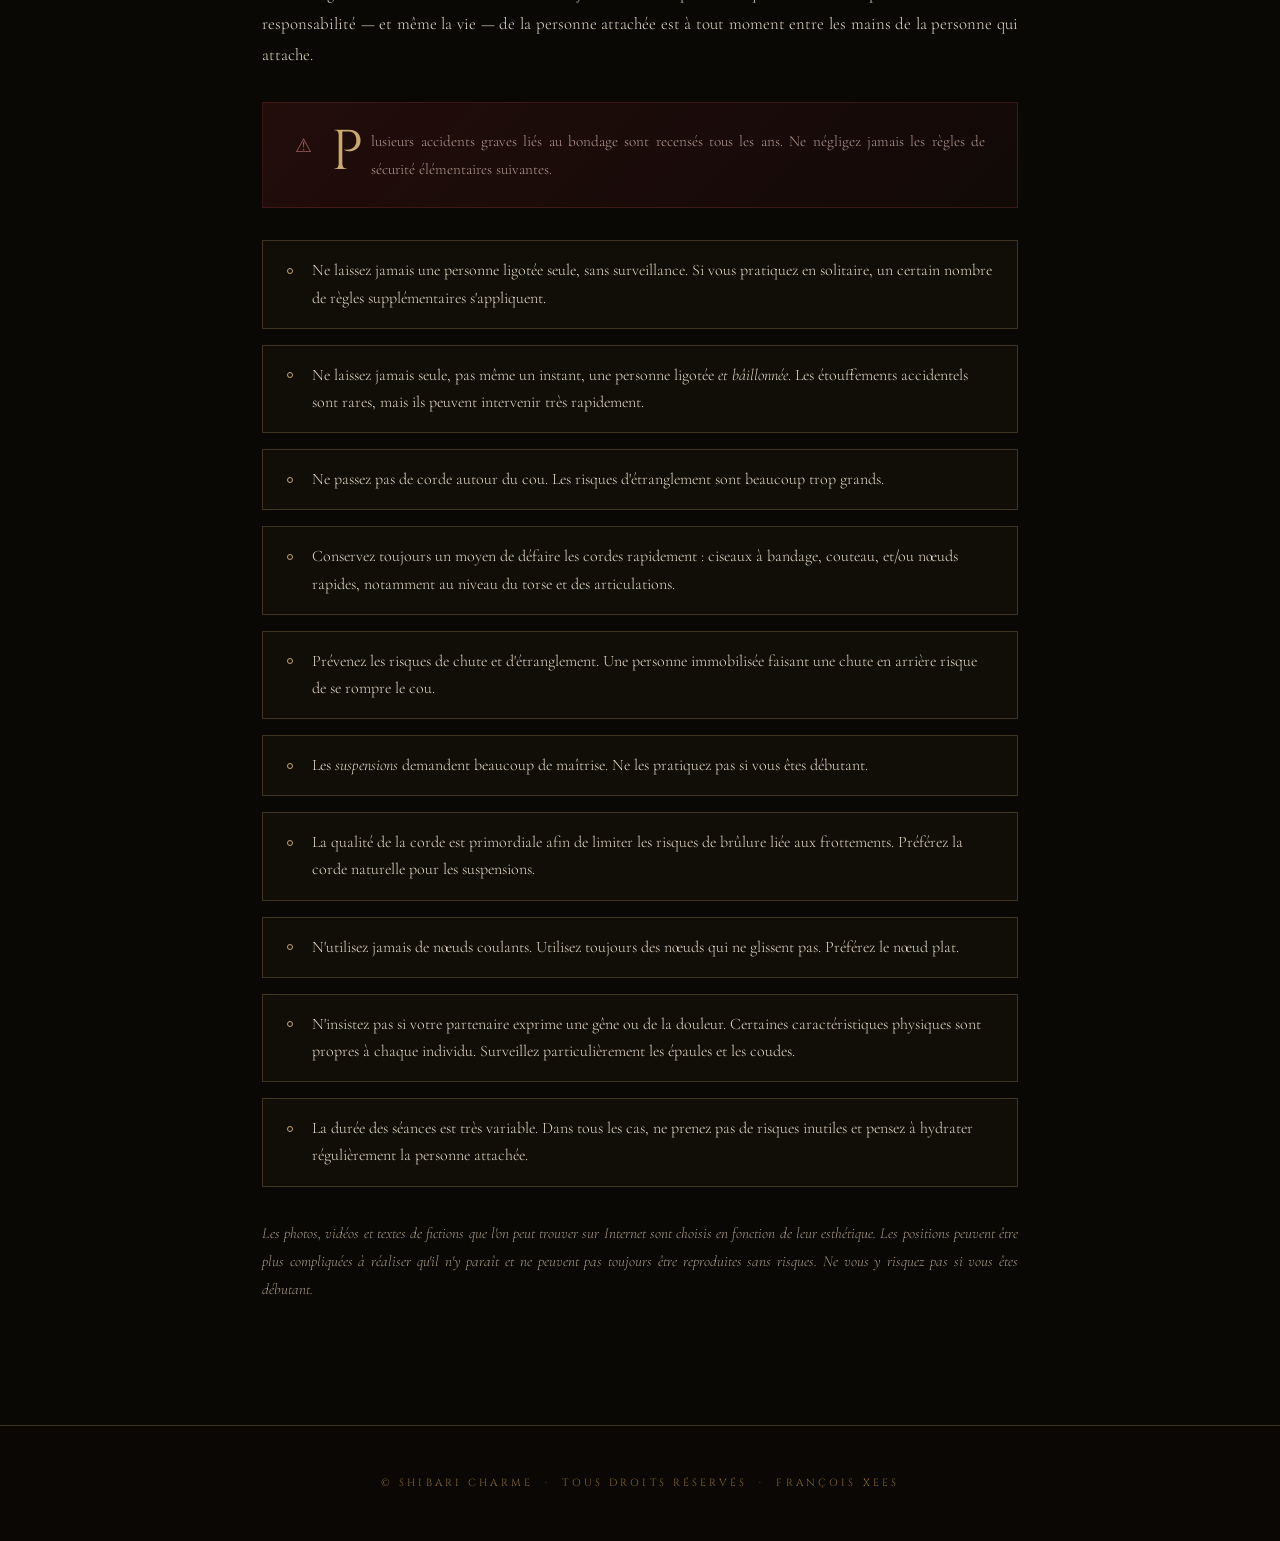
<file: historique.html>
<!DOCTYPE html>
<html lang="fr">
<head>
  <meta charset="UTF-8">
  <meta name="viewport" content="width=device-width, initial-scale=1.0">
  <title>Historique &amp; Précautions — Shibari Charme</title>
  <link rel="stylesheet" href="style.css">
  <style>
    .precautions-list {
      list-style: none;
      margin: 1.5rem 0 2rem;
      display: flex;
      flex-direction: column;
      gap: 1rem;
    }

    .precautions-list li {
      display: flex;
      gap: 1.2rem;
      align-items: flex-start;
      padding: 1rem 1.5rem;
      background: rgba(200,169,110,0.04);
      border: 1px solid var(--bordure);
      transition: background 0.3s, border-color 0.3s;
    }

    .precautions-list li:hover {
      background: rgba(200,169,110,0.08);
      border-color: rgba(200,169,110,0.4);
    }

    .precautions-list .bullet {
      flex-shrink: 0;
      width: 6px; height: 6px;
      border: 1px solid var(--or);
      border-radius: 50%;
      margin-top: 0.65rem;
    }

    .precautions-list li span {
      font-size: 1rem;
      font-weight: 300;
      color: var(--texte-clair);
      line-height: 1.7;
    }

    .warning-banner {
      background: linear-gradient(135deg, rgba(90,26,26,0.3), rgba(90,26,26,0.1));
      border: 1px solid rgba(200,80,80,0.2);
      padding: 1.5rem 2rem;
      margin: 2rem 0;
      display: flex;
      gap: 1.2rem;
      align-items: flex-start;
    }

    .warning-banner .icon {
      color: rgba(200,120,120,0.7);
      font-size: 1.2rem;
      flex-shrink: 0;
      margin-top: 0.1rem;
    }

    .warning-banner p {
      font-size: 0.95rem;
      color: rgba(220,190,180,0.8);
      margin: 0 !important;
    }
  </style>
</head>
<body>

<nav>
  <div class="nav-inner">
    <a href="index.html" class="nav-logo">Shibari Charme</a>
    <ul class="nav-links">
      <li><a href="index.html">Accueil</a></li>
      <li><a href="histoire.html">Histoire</a></li>
      <li><a href="historique.html" class="active">Historique</a></li>
      <li><a href="francois.html">François</a></li>
      <li><a href="biographie.html">Biographie</a></li>
    </ul>
  </div>
</nav>

<div class="page-wrapper">

  <header class="hero">
    <div class="hero-kanji">術</div>
    <h1 class="hero-title">Historique du Shibari</h1>
    <p class="hero-subtitle">Art, culture et précautions essentielles</p>
  </header>

  <div class="content-wrapper fade-in">

    <p>
      Le <em>Kinbaku</em>, ou Shibari, est l'art du bondage japonais, mêlant servitude, domination,
      spiritualité, philosophie, érotisme, sensualité et, de nos jours en Occident, esthétisme.
      Il est synonyme de soumission, d'immobilisation, de ligotage et de restriction de liberté,
      lors de mises en scène sexuelles, érotiques ou d'encordage, dans le cadre de jeux sadomasochistes.
    </p>

    <p>
      La pratique de cet art provient de <em>l'Hojojitsu</em>, un art martial japonais, une technique
      de ligotage militaire médiévale, basée sur la réalisation de motifs à l'aide de cordes et de
      nœuds et utilisée pour capturer, entraver et transporter les prisonniers, tout en soignant la
      façon de les attacher en fonction de leur rang social.
    </p>

    <p>
      Avec le temps, à partir du XV<sup>e</sup> siècle, cet art a perdu de sa noblesse et les gestes
      sophistiqués et hiérarchisés des Nawashi ont laissé place à un usage des cordes beaucoup plus
      cruel pour les tortures, châtiments et exécutions. Au cours des années 50, la culture occidentale
      a réveillé cet art militaire ancien pour le transformer en un art érotique visuel fascinant,
      s'inspirant des <em>« Shunga »</em>, estampes érotiques japonaises.
    </p>

    <p>
      Les cordes deviennent alors synonymes d'érotisme et d'esthétisme, lorsqu'elles entravent le
      corps féminin, l'enveloppant de beauté, de sensualité, de plaisir cérébral et de stimulation
      sexuelle. Le corps est caressé, stimulé, par l'emprise et le maintien des cordes, totalement
      ou en partie soumis, immobilisé, contraint ou suspendu.
    </p>

    <div class="quote-block">
      Certains allient art et jeu, technique et sensualité, pour sublimer le corps de femmes soumises
      sous leurs cordes — le bondage des seins est appelé <em>« Shinju »</em>. Autre pratique courante
      intégrant le fétichisme au Shibari : le bondage des pieds, leur donnant une dimension érotique
      et sexuelle au-delà de la restriction des mouvements.
    </div>

    <div class="rope-divider"><span class="rope-knot">✦</span></div>

    <p class="section-title">Usage &amp; Précautions</p>

    <p>
      Le bondage est avant tout une <em>relation de confiance</em> entre la personne qui attache
      et la personne attachée. La responsabilité — et même la vie — de la personne attachée est
      à tout moment entre les mains de la personne qui attache.
    </p>

    <div class="warning-banner">
      <span class="icon">⚠</span>
      <p>
        Plusieurs accidents graves liés au bondage sont recensés tous les ans.
        Ne négligez jamais les règles de sécurité élémentaires suivantes.
      </p>
    </div>

    <ul class="precautions-list">
      <li>
        <div class="bullet"></div>
        <span>Ne laissez jamais une personne ligotée seule, sans surveillance. Si vous pratiquez en solitaire, un certain nombre de règles supplémentaires s'appliquent.</span>
      </li>
      <li>
        <div class="bullet"></div>
        <span>Ne laissez jamais seule, pas même un instant, une personne ligotée <em>et bâillonnée</em>. Les étouffements accidentels sont rares, mais ils peuvent intervenir très rapidement.</span>
      </li>
      <li>
        <div class="bullet"></div>
        <span>Ne passez pas de corde autour du cou. Les risques d'étranglement sont beaucoup trop grands.</span>
      </li>
      <li>
        <div class="bullet"></div>
        <span>Conservez toujours un moyen de défaire les cordes rapidement : ciseaux à bandage, couteau, et/ou nœuds rapides, notamment au niveau du torse et des articulations.</span>
      </li>
      <li>
        <div class="bullet"></div>
        <span>Prévenez les risques de chute et d'étranglement. Une personne immobilisée faisant une chute en arrière risque de se rompre le cou.</span>
      </li>
      <li>
        <div class="bullet"></div>
        <span>Les <em>suspensions</em> demandent beaucoup de maîtrise. Ne les pratiquez pas si vous êtes débutant.</span>
      </li>
      <li>
        <div class="bullet"></div>
        <span>La qualité de la corde est primordiale afin de limiter les risques de brûlure liée aux frottements. Préférez la corde naturelle pour les suspensions.</span>
      </li>
      <li>
        <div class="bullet"></div>
        <span>N'utilisez jamais de nœuds coulants. Utilisez toujours des nœuds qui ne glissent pas. Préférez le nœud plat.</span>
      </li>
      <li>
        <div class="bullet"></div>
        <span>N'insistez pas si votre partenaire exprime une gêne ou de la douleur. Certaines caractéristiques physiques sont propres à chaque individu. Surveillez particulièrement les épaules et les coudes.</span>
      </li>
      <li>
        <div class="bullet"></div>
        <span>La durée des séances est très variable. Dans tous les cas, ne prenez pas de risques inutiles et pensez à hydrater régulièrement la personne attachée.</span>
      </li>
    </ul>

    <p style="font-size:0.95rem; font-style:italic; color:var(--texte); opacity:0.8;">
      Les photos, vidéos et textes de fictions que l'on peut trouver sur Internet sont choisis en
      fonction de leur esthétique. Les positions peuvent être plus compliquées à réaliser qu'il n'y
      paraît et ne peuvent pas toujours être reproduites sans risques. Ne vous y risquez pas si vous
      êtes débutant.
    </p>

  </div>

</div>

<footer>
  <p>© Shibari Charme &nbsp;·&nbsp; Tous droits réservés &nbsp;·&nbsp; François Xees</p>
</footer>

</body>
</html>
</file>
<file: style.css>
@import url('https://fonts.googleapis.com/css2?family=Cormorant+Garamond:ital,wght@0,300;0,400;0,600;1,300;1,400&family=Noto+Serif+JP:wght@200;300;400&family=Cinzel:wght@400;600&display=swap');

:root {
  --noir: #0a0805;
  --noir-doux: #121008;
  --brun-sombre: #1a1208;
  --or: #c8a96e;
  --or-pale: #e8d4a8;
  --or-profond: #8a6a2e;
  --creme: #f0e8d8;
  --creme-pale: #faf6f0;
  --rouge-bordeaux: #5a1a1a;
  --texte: #d4c4a8;
  --texte-clair: #e8dcc8;
  --bordure: rgba(200, 169, 110, 0.25);
}

* { margin: 0; padding: 0; box-sizing: border-box; }

html { scroll-behavior: smooth; }

body {
  background-color: var(--noir);
  color: var(--texte);
  font-family: 'Cormorant Garamond', Georgia, serif;
  font-size: 18px;
  line-height: 1.85;
  min-height: 100vh;
  overflow-x: hidden;
}

/* Texture de fond */
body::before {
  content: '';
  position: fixed;
  inset: 0;
  background-image:
    radial-gradient(ellipse at 20% 50%, rgba(90, 26, 26, 0.08) 0%, transparent 60%),
    radial-gradient(ellipse at 80% 20%, rgba(200, 169, 110, 0.05) 0%, transparent 50%),
    url("data:image/svg+xml,%3Csvg viewBox='0 0 200 200' xmlns='http://www.w3.org/2000/svg'%3E%3Cfilter id='n'%3E%3CfeTurbulence type='fractalNoise' baseFrequency='0.9' numOctaves='4' stitchTiles='stitch'/%3E%3C/filter%3E%3Crect width='100%25' height='100%25' filter='url(%23n)' opacity='0.03'/%3E%3C/svg%3E");
  pointer-events: none;
  z-index: 0;
}

/* ── NAVIGATION ── */
nav {
  position: fixed;
  top: 0; left: 0; right: 0;
  z-index: 100;
  background: linear-gradient(180deg, rgba(10,8,5,0.98) 0%, rgba(10,8,5,0.85) 100%);
  border-bottom: 1px solid var(--bordure);
  backdrop-filter: blur(12px);
  -webkit-backdrop-filter: blur(12px);
}

.nav-inner {
  max-width: 1100px;
  margin: 0 auto;
  padding: 0 2rem;
  display: flex;
  align-items: center;
  justify-content: space-between;
  height: 64px;
}

.nav-logo {
  font-family: 'Cinzel', serif;
  font-size: 0.85rem;
  letter-spacing: 0.3em;
  color: var(--or);
  text-decoration: none;
  text-transform: uppercase;
  transition: color 0.3s;
}

.nav-logo:hover { color: var(--or-pale); }

.nav-links {
  display: flex;
  gap: 2.2rem;
  list-style: none;
}

.nav-links a {
  font-family: 'Cinzel', serif;
  font-size: 0.7rem;
  letter-spacing: 0.2em;
  color: var(--texte);
  text-decoration: none;
  text-transform: uppercase;
  transition: color 0.3s;
  position: relative;
}

.nav-links a::after {
  content: '';
  position: absolute;
  bottom: -4px; left: 0; right: 0;
  height: 1px;
  background: var(--or);
  transform: scaleX(0);
  transition: transform 0.3s;
}

.nav-links a:hover { color: var(--or-pale); }
.nav-links a:hover::after { transform: scaleX(1); }
.nav-links a.active { color: var(--or); }
.nav-links a.active::after { transform: scaleX(1); }

/* ── ORNEMENT CORDE ── */
.rope-divider {
  display: flex;
  align-items: center;
  gap: 1.5rem;
  margin: 2.5rem 0;
}

.rope-divider::before,
.rope-divider::after {
  content: '';
  flex: 1;
  height: 1px;
  background: linear-gradient(90deg, transparent, var(--or-profond), transparent);
}

.rope-knot {
  color: var(--or);
  font-size: 1.2rem;
  opacity: 0.7;
}

/* ── WRAPPER PRINCIPAL ── */
.page-wrapper {
  position: relative;
  z-index: 1;
  padding-top: 64px;
}

/* ── HERO ── */
.hero {
  min-height: 60vh;
  display: flex;
  flex-direction: column;
  align-items: center;
  justify-content: center;
  text-align: center;
  padding: 6rem 2rem 4rem;
  position: relative;
}

.hero::after {
  content: '';
  position: absolute;
  bottom: 0; left: 10%; right: 10%;
  height: 1px;
  background: linear-gradient(90deg, transparent, var(--bordure), transparent);
}

.hero-kanji {
  font-family: 'Noto Serif JP', serif;
  font-size: 4.5rem;
  font-weight: 200;
  color: var(--or-profond);
  opacity: 0.5;
  letter-spacing: 0.5em;
  margin-bottom: 1rem;
  animation: fadeDown 1.2s ease both;
}

.hero-title {
  font-family: 'Cinzel', serif;
  font-size: clamp(2rem, 5vw, 3.8rem);
  font-weight: 400;
  color: var(--or-pale);
  letter-spacing: 0.15em;
  line-height: 1.2;
  animation: fadeDown 1.2s 0.2s ease both;
}

.hero-subtitle {
  font-family: 'Cormorant Garamond', serif;
  font-size: 1.1rem;
  font-style: italic;
  color: var(--texte);
  margin-top: 1.2rem;
  letter-spacing: 0.1em;
  animation: fadeDown 1.2s 0.4s ease both;
}

/* ── CONTENU ── */
.content-wrapper {
  max-width: 820px;
  margin: 0 auto;
  padding: 4rem 2rem 6rem;
}

.content-wrapper p {
  margin-bottom: 1.6rem;
  font-size: 1.05rem;
  font-weight: 300;
  color: var(--texte-clair);
  text-align: justify;
  hyphens: auto;
}

.content-wrapper p:first-of-type::first-letter {
  font-family: 'Cinzel', serif;
  font-size: 3.5rem;
  float: left;
  line-height: 0.85;
  margin: 0.1rem 0.5rem 0 0;
  color: var(--or);
}

.section-title {
  font-family: 'Cinzel', serif;
  font-size: 1rem;
  letter-spacing: 0.3em;
  text-transform: uppercase;
  color: var(--or);
  margin: 3rem 0 1.5rem;
}

/* ── CARTE CITATION ── */
.quote-block {
  border-left: 2px solid var(--or-profond);
  padding: 1.2rem 2rem;
  margin: 2.5rem 0;
  background: rgba(200, 169, 110, 0.04);
  font-style: italic;
  font-size: 1.15rem;
  color: var(--or-pale);
}

/* ── FOOTER ── */
footer {
  position: relative;
  z-index: 1;
  text-align: center;
  padding: 3rem 2rem;
  border-top: 1px solid var(--bordure);
  background: rgba(10,8,5,0.8);
}

footer p {
  font-family: 'Cinzel', serif;
  font-size: 0.65rem;
  letter-spacing: 0.3em;
  color: var(--or-profond);
  text-transform: uppercase;
}

/* ── ANIMATIONS ── */
@keyframes fadeDown {
  from { opacity: 0; transform: translateY(-16px); }
  to   { opacity: 1; transform: translateY(0); }
}

@keyframes fadeIn {
  from { opacity: 0; }
  to   { opacity: 1; }
}

.fade-in {
  animation: fadeIn 1.4s 0.6s ease both;
}

/* ── RESPONSIVE ── */
@media (max-width: 700px) {
  .nav-links { gap: 1.2rem; }
  .nav-links a { font-size: 0.6rem; letter-spacing: 0.1em; }
  .hero-kanji { font-size: 2.8rem; }
}
</file>
